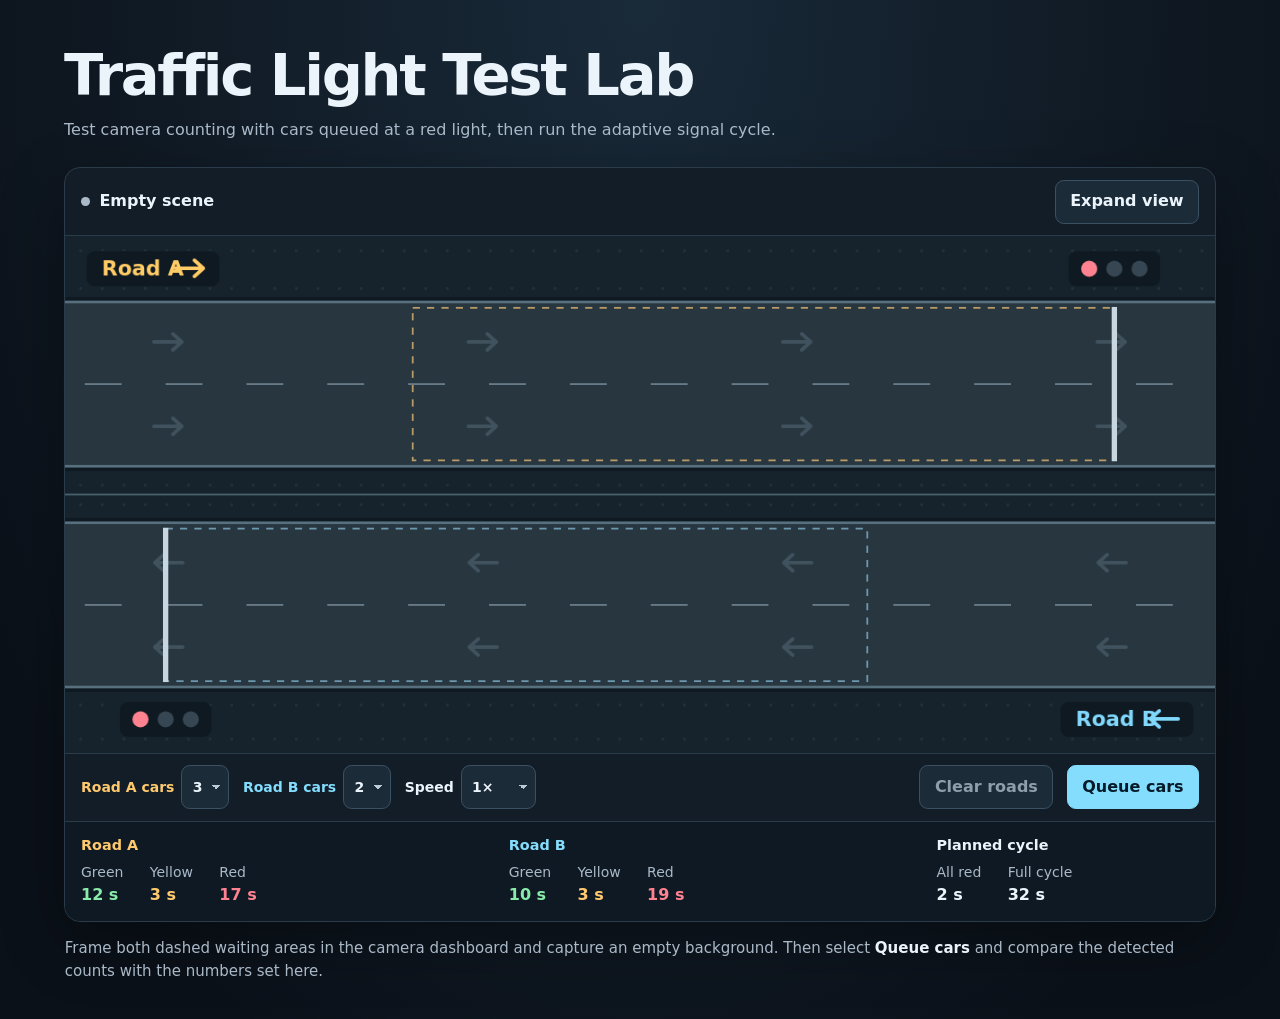
<file: index.html>
<!doctype html>
<html lang="en">
<head>
  <meta charset="utf-8">
  <meta name="viewport" content="width=device-width, initial-scale=1">
  <meta http-equiv="refresh" content="0; url=./traffic-test/">
  <title>Traffic Light Test Lab</title>
</head>
<body>
  <a href="./traffic-test/">Open Traffic Light Test Lab</a>
</body>
</html>
</file>
